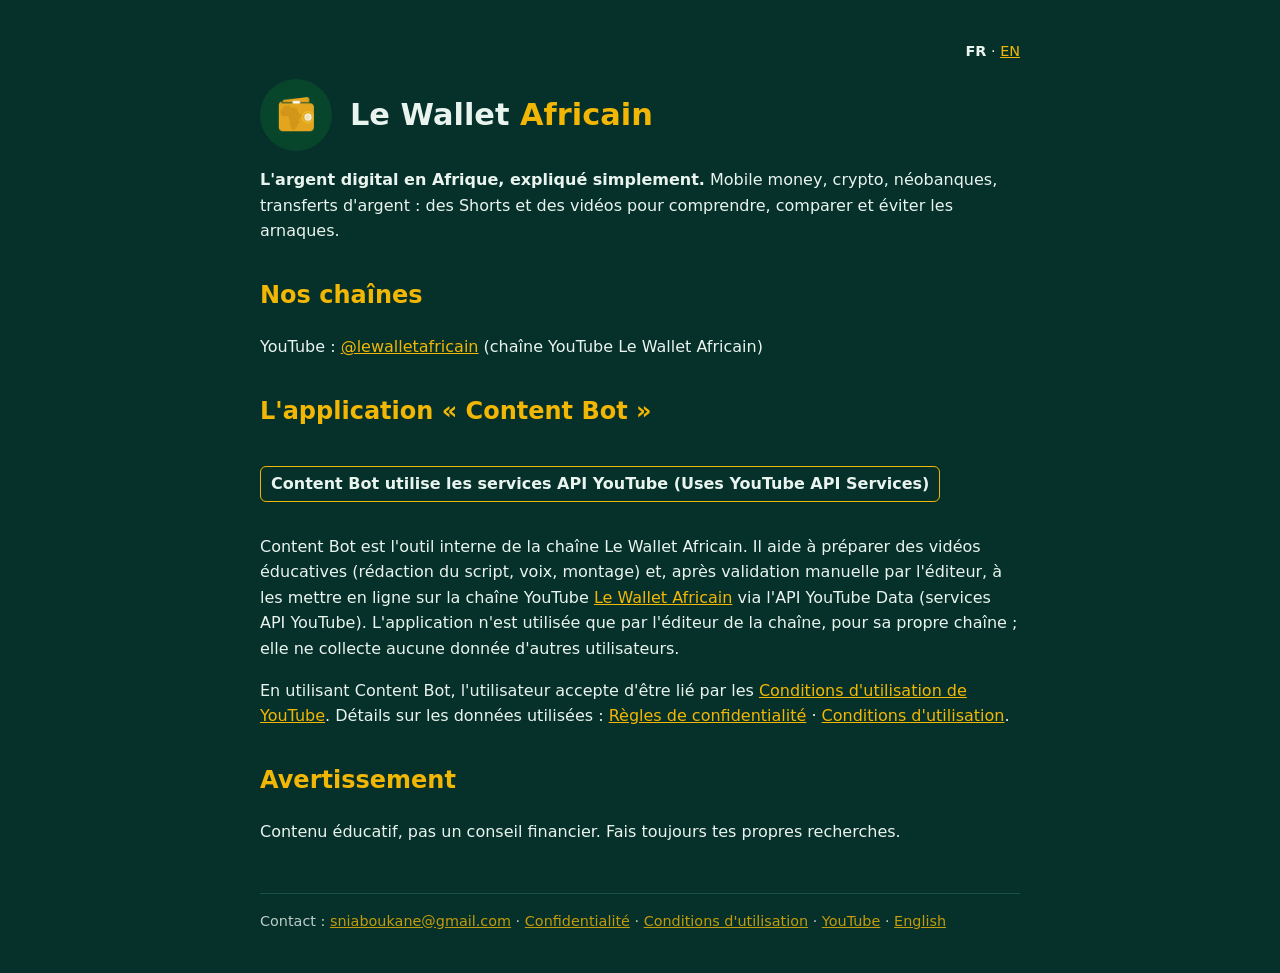
<file: index.html>
<!doctype html><html lang="fr"><head><meta charset="utf-8"><meta name="viewport" content="width=device-width,initial-scale=1">
<title>Le Wallet Africain – L'argent digital en Afrique, expliqué simplement</title>
<meta name="description" content="Le Wallet Africain : chaîne éducative sur le mobile money, la crypto et la fintech en Afrique.">
<link rel="alternate" hreflang="en" href="index-en.html">
<link rel="stylesheet" href="style.css"><link rel="icon" href="logo.png"></head><body><div class="wrap">
<p class="lang"><strong>FR</strong> · <a href="index-en.html" lang="en">EN</a></p>
<header><img src="logo.png" alt="Logo Le Wallet Africain"><h1>Le Wallet <span>Africain</span></h1></header>
<p><strong>L'argent digital en Afrique, expliqué simplement.</strong> Mobile money, crypto, néobanques, transferts d'argent : des Shorts et des vidéos pour comprendre, comparer et éviter les arnaques.</p>
<h2>Nos chaînes</h2>
<p>YouTube : <a href="https://www.youtube.com/@lewalletafricain">@lewalletafricain</a> (chaîne YouTube Le Wallet Africain)</p>
<h2>L'application « Content Bot »</h2>
<p class="badge">Content Bot utilise les services API YouTube (Uses YouTube API Services)</p>
<p>Content Bot est l'outil interne de la chaîne Le Wallet Africain. Il aide à préparer des vidéos éducatives (rédaction du script, voix, montage) et, après validation manuelle par l'éditeur, à les mettre en ligne sur la chaîne YouTube <a href="https://www.youtube.com/@lewalletafricain">Le Wallet Africain</a> via l'API YouTube Data (services API YouTube). L'application n'est utilisée que par l'éditeur de la chaîne, pour sa propre chaîne ; elle ne collecte aucune donnée d'autres utilisateurs.</p>
<p>En utilisant Content Bot, l'utilisateur accepte d'être lié par les <a href="https://www.youtube.com/t/terms">Conditions d'utilisation de YouTube</a>. Détails sur les données utilisées : <a href="privacy.html">Règles de confidentialité</a> · <a href="terms.html">Conditions d'utilisation</a>.</p>
<h2>Avertissement</h2>
<p>Contenu éducatif, pas un conseil financier. Fais toujours tes propres recherches.</p>
<footer>Contact : <a href="mailto:sniaboukane@gmail.com">sniaboukane@gmail.com</a> · <a href="privacy.html">Confidentialité</a> · <a href="terms.html">Conditions d'utilisation</a> · <a href="https://www.youtube.com/@lewalletafricain">YouTube</a> · <a href="index-en.html" lang="en">English</a></footer>
</div></body></html>
</file>
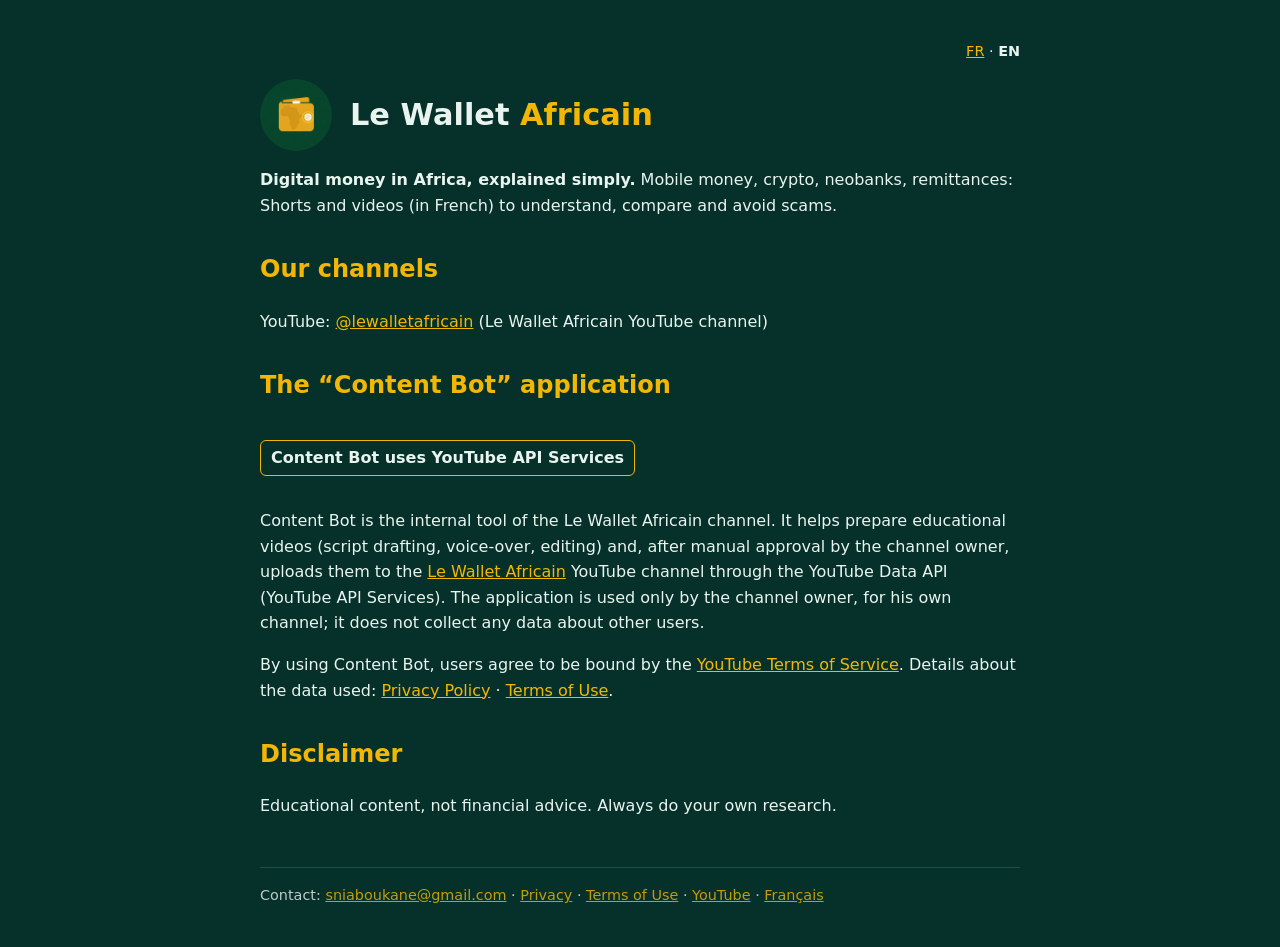
<file: index-en.html>
<!doctype html><html lang="en"><head><meta charset="utf-8"><meta name="viewport" content="width=device-width,initial-scale=1">
<title>Le Wallet Africain – Digital money in Africa, explained simply</title>
<meta name="description" content="Le Wallet Africain: educational channel about mobile money, crypto and fintech in Africa.">
<link rel="alternate" hreflang="fr" href="index.html">
<link rel="stylesheet" href="style.css"><link rel="icon" href="logo.png"></head><body><div class="wrap">
<p class="lang"><a href="index.html" lang="fr">FR</a> · <strong>EN</strong></p>
<header><img src="logo.png" alt="Le Wallet Africain logo"><h1>Le Wallet <span>Africain</span></h1></header>
<p><strong>Digital money in Africa, explained simply.</strong> Mobile money, crypto, neobanks, remittances: Shorts and videos (in French) to understand, compare and avoid scams.</p>
<h2>Our channels</h2>
<p>YouTube: <a href="https://www.youtube.com/@lewalletafricain">@lewalletafricain</a> (Le Wallet Africain YouTube channel)</p>
<h2>The “Content Bot” application</h2>
<p class="badge">Content Bot uses YouTube API Services</p>
<p>Content Bot is the internal tool of the Le Wallet Africain channel. It helps prepare educational videos (script drafting, voice-over, editing) and, after manual approval by the channel owner, uploads them to the <a href="https://www.youtube.com/@lewalletafricain">Le Wallet Africain</a> YouTube channel through the YouTube Data API (YouTube API Services). The application is used only by the channel owner, for his own channel; it does not collect any data about other users.</p>
<p>By using Content Bot, users agree to be bound by the <a href="https://www.youtube.com/t/terms">YouTube Terms of Service</a>. Details about the data used: <a href="privacy-en.html">Privacy Policy</a> · <a href="terms-en.html">Terms of Use</a>.</p>
<h2>Disclaimer</h2>
<p>Educational content, not financial advice. Always do your own research.</p>
<footer>Contact: <a href="mailto:sniaboukane@gmail.com">sniaboukane@gmail.com</a> · <a href="privacy-en.html">Privacy</a> · <a href="terms-en.html">Terms of Use</a> · <a href="https://www.youtube.com/@lewalletafricain">YouTube</a> · <a href="index.html" lang="fr">Français</a></footer>
</div></body></html>
</file>
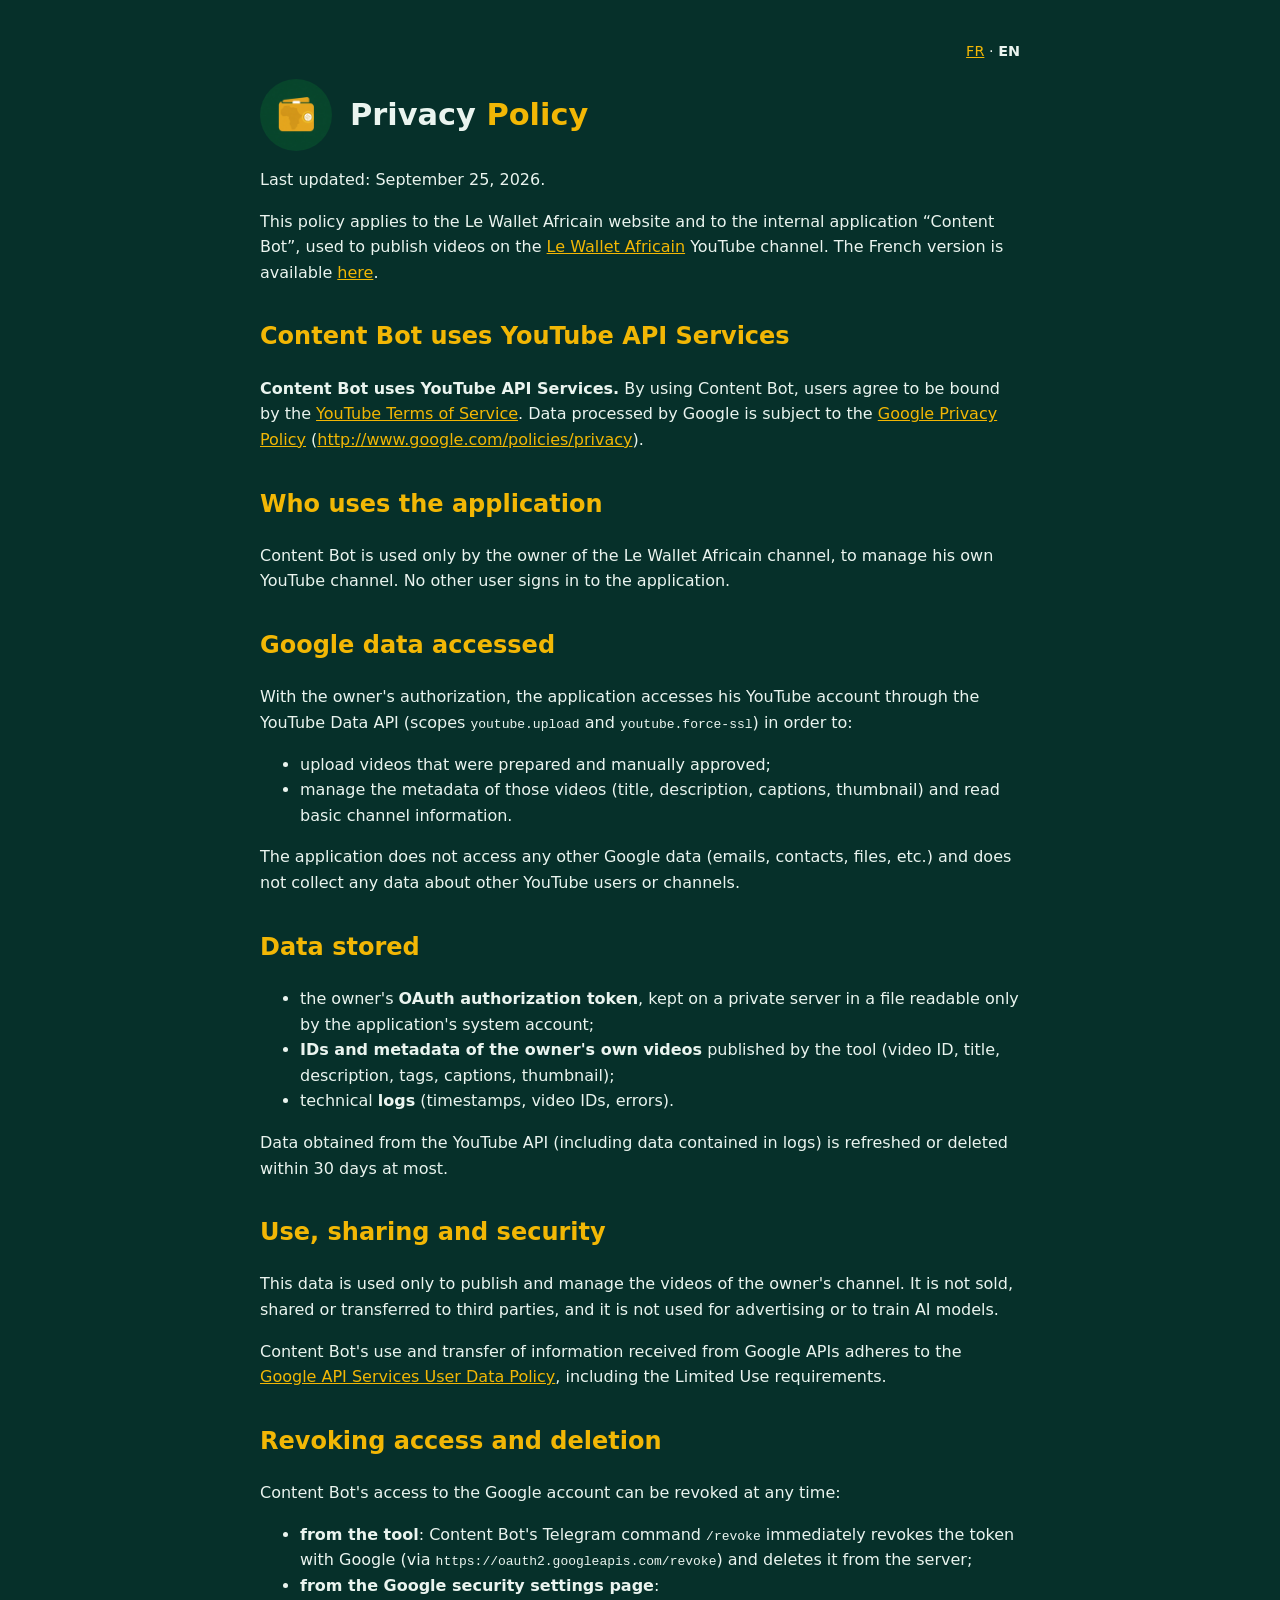
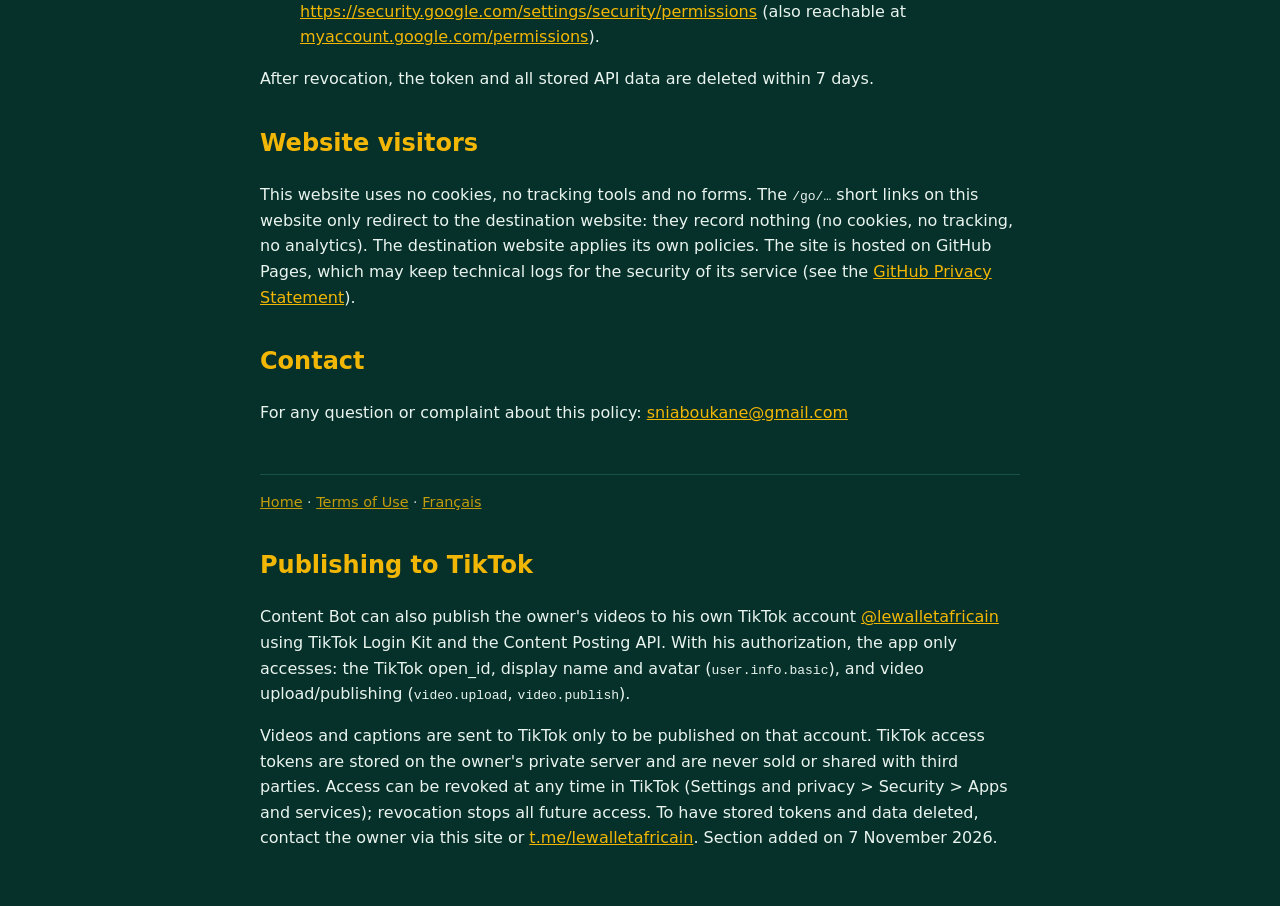
<file: privacy-en.html>
<!doctype html><html lang="en"><head><meta charset="utf-8"><meta name="viewport" content="width=device-width,initial-scale=1">
<title>Privacy Policy – Le Wallet Africain / Content Bot</title><link rel="alternate" hreflang="fr" href="privacy.html"><link rel="stylesheet" href="style.css"><link rel="icon" href="logo.png"></head><body><div class="wrap">
<p class="lang"><a href="privacy.html" lang="fr">FR</a> · <strong>EN</strong></p>
<header><img src="logo.png" alt="Le Wallet Africain logo"><h1>Privacy <span>Policy</span></h1></header>
<p>Last updated: September 25, 2026.</p>
<p>This policy applies to the Le Wallet Africain website and to the internal application “Content Bot”, used to publish videos on the <a href="https://www.youtube.com/@lewalletafricain">Le Wallet Africain</a> YouTube channel. The French version is available <a href="privacy.html">here</a>.</p>
<h2>Content Bot uses YouTube API Services</h2>
<p><strong>Content Bot uses YouTube API Services.</strong> By using Content Bot, users agree to be bound by the <a href="https://www.youtube.com/t/terms">YouTube Terms of Service</a>. Data processed by Google is subject to the <a href="http://www.google.com/policies/privacy">Google Privacy Policy</a> (<a href="http://www.google.com/policies/privacy">http://www.google.com/policies/privacy</a>).</p>
<h2>Who uses the application</h2>
<p>Content Bot is used only by the owner of the Le Wallet Africain channel, to manage his own YouTube channel. No other user signs in to the application.</p>
<h2>Google data accessed</h2>
<p>With the owner's authorization, the application accesses his YouTube account through the YouTube Data API (scopes <code>youtube.upload</code> and <code>youtube.force-ssl</code>) in order to:</p>
<ul><li>upload videos that were prepared and manually approved;</li><li>manage the metadata of those videos (title, description, captions, thumbnail) and read basic channel information.</li></ul>
<p>The application does not access any other Google data (emails, contacts, files, etc.) and does not collect any data about other YouTube users or channels.</p>
<h2>Data stored</h2>
<ul>
<li>the owner's <strong>OAuth authorization token</strong>, kept on a private server in a file readable only by the application's system account;</li>
<li><strong>IDs and metadata of the owner's own videos</strong> published by the tool (video ID, title, description, tags, captions, thumbnail);</li>
<li>technical <strong>logs</strong> (timestamps, video IDs, errors).</li>
</ul>
<p>Data obtained from the YouTube API (including data contained in logs) is refreshed or deleted within 30 days at most.</p>
<h2>Use, sharing and security</h2>
<p>This data is used only to publish and manage the videos of the owner's channel. It is not sold, shared or transferred to third parties, and it is not used for advertising or to train AI models.</p>
<p>Content Bot's use and transfer of information received from Google APIs adheres to the <a href="https://developers.google.com/terms/api-services-user-data-policy">Google API Services User Data Policy</a>, including the Limited Use requirements.</p>
<h2>Revoking access and deletion</h2>
<p>Content Bot's access to the Google account can be revoked at any time:</p>
<ul>
<li><strong>from the tool</strong>: Content Bot's Telegram command <code>/revoke</code> immediately revokes the token with Google (via <code>https://oauth2.googleapis.com/revoke</code>) and deletes it from the server;</li>
<li><strong>from the Google security settings page</strong>: <a href="https://security.google.com/settings/security/permissions">https://security.google.com/settings/security/permissions</a> (also reachable at <a href="https://myaccount.google.com/permissions">myaccount.google.com/permissions</a>).</li>
</ul>
<p>After revocation, the token and all stored API data are deleted within 7 days.</p>
<h2>Website visitors</h2>
<p>This website uses no cookies, no tracking tools and no forms. The <code>/go/…</code> short links on this website only redirect to the destination website: they record nothing (no cookies, no tracking, no analytics). The destination website applies its own policies. The site is hosted on GitHub Pages, which may keep technical logs for the security of its service (see the <a href="https://docs.github.com/en/site-policy/privacy-policies/github-general-privacy-statement">GitHub Privacy Statement</a>).</p>
<h2>Contact</h2>
<p>For any question or complaint about this policy: <a href="mailto:sniaboukane@gmail.com">sniaboukane@gmail.com</a></p>
<footer><a href="index-en.html">Home</a> · <a href="terms-en.html">Terms of Use</a> · <a href="privacy.html" lang="fr">Français</a></footer>
<h2>Publishing to TikTok</h2>
<p>Content Bot can also publish the owner's videos to his own TikTok account <a href="https://www.tiktok.com/@lewalletafricain">@lewalletafricain</a> using TikTok Login Kit and the Content Posting API. With his authorization, the app only accesses: the TikTok open_id, display name and avatar (<code>user.info.basic</code>), and video upload/publishing (<code>video.upload</code>, <code>video.publish</code>).</p>
<p>Videos and captions are sent to TikTok only to be published on that account. TikTok access tokens are stored on the owner's private server and are never sold or shared with third parties. Access can be revoked at any time in TikTok (Settings and privacy &gt; Security &gt; Apps and services); revocation stops all future access. To have stored tokens and data deleted, contact the owner via this site or <a href="https://t.me/lewalletafricain">t.me/lewalletafricain</a>. Section added on 7 November 2026.</p>
</div></body></html>
</file>
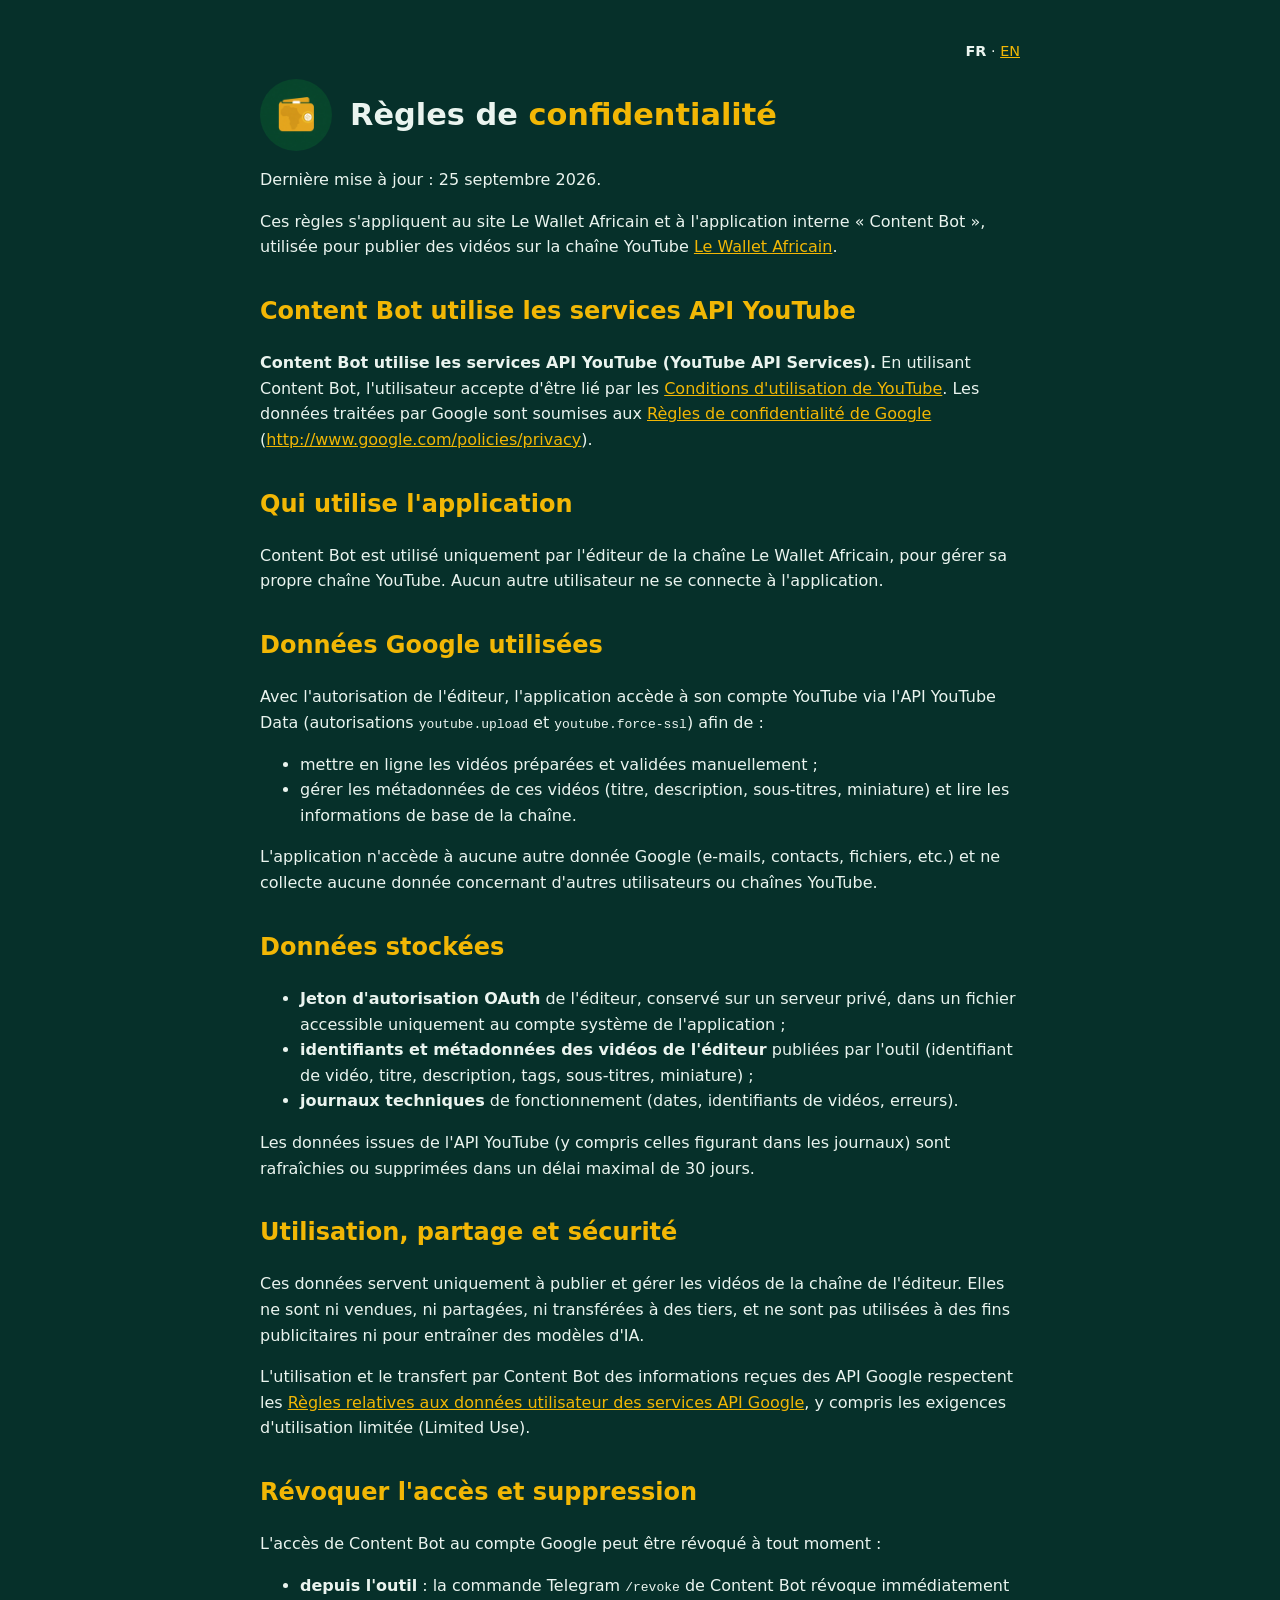
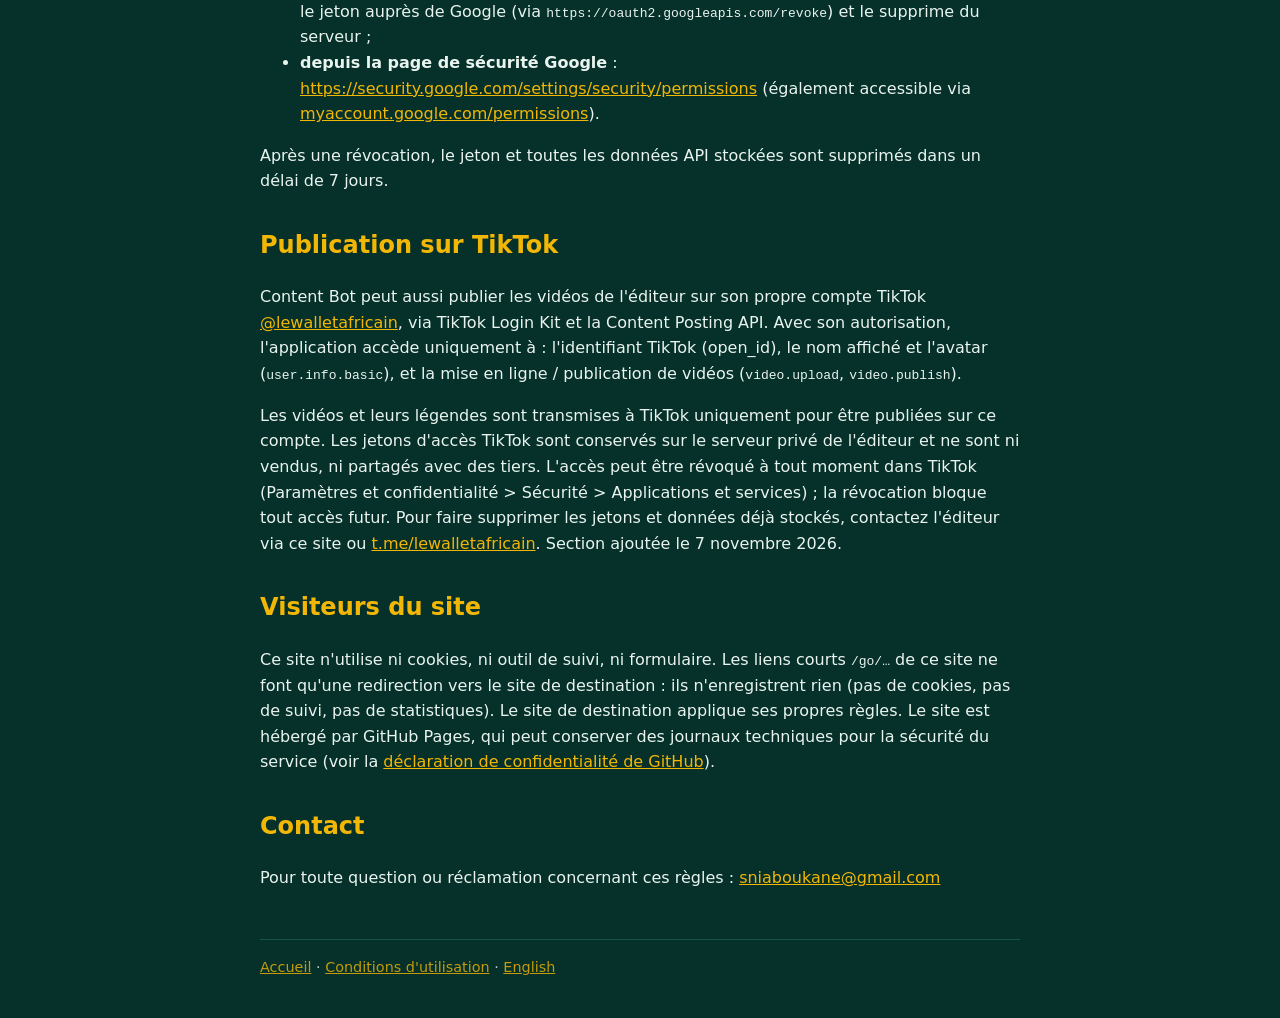
<file: privacy.html>
<!doctype html><html lang="fr"><head><meta charset="utf-8"><meta name="viewport" content="width=device-width,initial-scale=1">
<title>Règles de confidentialité – Le Wallet Africain / Content Bot</title><link rel="alternate" hreflang="en" href="privacy-en.html"><link rel="stylesheet" href="style.css"><link rel="icon" href="logo.png"></head><body><div class="wrap">
<p class="lang"><strong>FR</strong> · <a href="privacy-en.html" lang="en">EN</a></p>
<header><img src="logo.png" alt="Logo Le Wallet Africain"><h1>Règles de <span>confidentialité</span></h1></header>
<p>Dernière mise à jour : 25 septembre 2026.</p>
<p>Ces règles s'appliquent au site Le Wallet Africain et à l'application interne « Content Bot », utilisée pour publier des vidéos sur la chaîne YouTube <a href="https://www.youtube.com/@lewalletafricain">Le Wallet Africain</a>.</p>
<h2>Content Bot utilise les services API YouTube</h2>
<p><strong>Content Bot utilise les services API YouTube (YouTube API Services).</strong> En utilisant Content Bot, l'utilisateur accepte d'être lié par les <a href="https://www.youtube.com/t/terms">Conditions d'utilisation de YouTube</a>. Les données traitées par Google sont soumises aux <a href="http://www.google.com/policies/privacy">Règles de confidentialité de Google</a> (<a href="http://www.google.com/policies/privacy">http://www.google.com/policies/privacy</a>).</p>
<h2>Qui utilise l'application</h2>
<p>Content Bot est utilisé uniquement par l'éditeur de la chaîne Le Wallet Africain, pour gérer sa propre chaîne YouTube. Aucun autre utilisateur ne se connecte à l'application.</p>
<h2>Données Google utilisées</h2>
<p>Avec l'autorisation de l'éditeur, l'application accède à son compte YouTube via l'API YouTube Data (autorisations <code>youtube.upload</code> et <code>youtube.force-ssl</code>) afin de :</p>
<ul><li>mettre en ligne les vidéos préparées et validées manuellement ;</li><li>gérer les métadonnées de ces vidéos (titre, description, sous-titres, miniature) et lire les informations de base de la chaîne.</li></ul>
<p>L'application n'accède à aucune autre donnée Google (e-mails, contacts, fichiers, etc.) et ne collecte aucune donnée concernant d'autres utilisateurs ou chaînes YouTube.</p>
<h2>Données stockées</h2>
<ul>
<li><strong>Jeton d'autorisation OAuth</strong> de l'éditeur, conservé sur un serveur privé, dans un fichier accessible uniquement au compte système de l'application ;</li>
<li><strong>identifiants et métadonnées des vidéos de l'éditeur</strong> publiées par l'outil (identifiant de vidéo, titre, description, tags, sous-titres, miniature) ;</li>
<li><strong>journaux techniques</strong> de fonctionnement (dates, identifiants de vidéos, erreurs).</li>
</ul>
<p>Les données issues de l'API YouTube (y compris celles figurant dans les journaux) sont rafraîchies ou supprimées dans un délai maximal de 30 jours.</p>
<h2>Utilisation, partage et sécurité</h2>
<p>Ces données servent uniquement à publier et gérer les vidéos de la chaîne de l'éditeur. Elles ne sont ni vendues, ni partagées, ni transférées à des tiers, et ne sont pas utilisées à des fins publicitaires ni pour entraîner des modèles d'IA.</p>
<p>L'utilisation et le transfert par Content Bot des informations reçues des API Google respectent les <a href="https://developers.google.com/terms/api-services-user-data-policy">Règles relatives aux données utilisateur des services API Google</a>, y compris les exigences d'utilisation limitée (Limited Use).</p>
<h2>Révoquer l'accès et suppression</h2>
<p>L'accès de Content Bot au compte Google peut être révoqué à tout moment :</p>
<ul>
<li><strong>depuis l'outil</strong> : la commande Telegram <code>/revoke</code> de Content Bot révoque immédiatement le jeton auprès de Google (via <code>https://oauth2.googleapis.com/revoke</code>) et le supprime du serveur ;</li>
<li><strong>depuis la page de sécurité Google</strong> : <a href="https://security.google.com/settings/security/permissions">https://security.google.com/settings/security/permissions</a> (également accessible via <a href="https://myaccount.google.com/permissions">myaccount.google.com/permissions</a>).</li>
</ul>
<p>Après une révocation, le jeton et toutes les données API stockées sont supprimés dans un délai de 7 jours.</p>
<h2>Publication sur TikTok</h2>
<p>Content Bot peut aussi publier les vidéos de l'éditeur sur son propre compte TikTok <a href="https://www.tiktok.com/@lewalletafricain">@lewalletafricain</a>, via TikTok Login Kit et la Content Posting API. Avec son autorisation, l'application accède uniquement à : l'identifiant TikTok (open_id), le nom affiché et l'avatar (<code>user.info.basic</code>), et la mise en ligne / publication de vidéos (<code>video.upload</code>, <code>video.publish</code>).</p>
<p>Les vidéos et leurs légendes sont transmises à TikTok uniquement pour être publiées sur ce compte. Les jetons d'accès TikTok sont conservés sur le serveur privé de l'éditeur et ne sont ni vendus, ni partagés avec des tiers. L'accès peut être révoqué à tout moment dans TikTok (Paramètres et confidentialité &gt; Sécurité &gt; Applications et services) ; la révocation bloque tout accès futur. Pour faire supprimer les jetons et données déjà stockés, contactez l'éditeur via ce site ou <a href="https://t.me/lewalletafricain">t.me/lewalletafricain</a>. Section ajoutée le 7 novembre 2026.</p>
<h2>Visiteurs du site</h2>
<p>Ce site n'utilise ni cookies, ni outil de suivi, ni formulaire. Les liens courts <code>/go/…</code> de ce site ne font qu'une redirection vers le site de destination : ils n'enregistrent rien (pas de cookies, pas de suivi, pas de statistiques). Le site de destination applique ses propres règles. Le site est hébergé par GitHub Pages, qui peut conserver des journaux techniques pour la sécurité du service (voir la <a href="https://docs.github.com/fr/site-policy/privacy-policies/github-general-privacy-statement">déclaration de confidentialité de GitHub</a>).</p>
<h2>Contact</h2>
<p>Pour toute question ou réclamation concernant ces règles : <a href="mailto:sniaboukane@gmail.com">sniaboukane@gmail.com</a></p>
<footer><a href="index.html">Accueil</a> · <a href="terms.html">Conditions d'utilisation</a> · <a href="privacy-en.html" lang="en">English</a></footer>
</div></body></html>
</file>
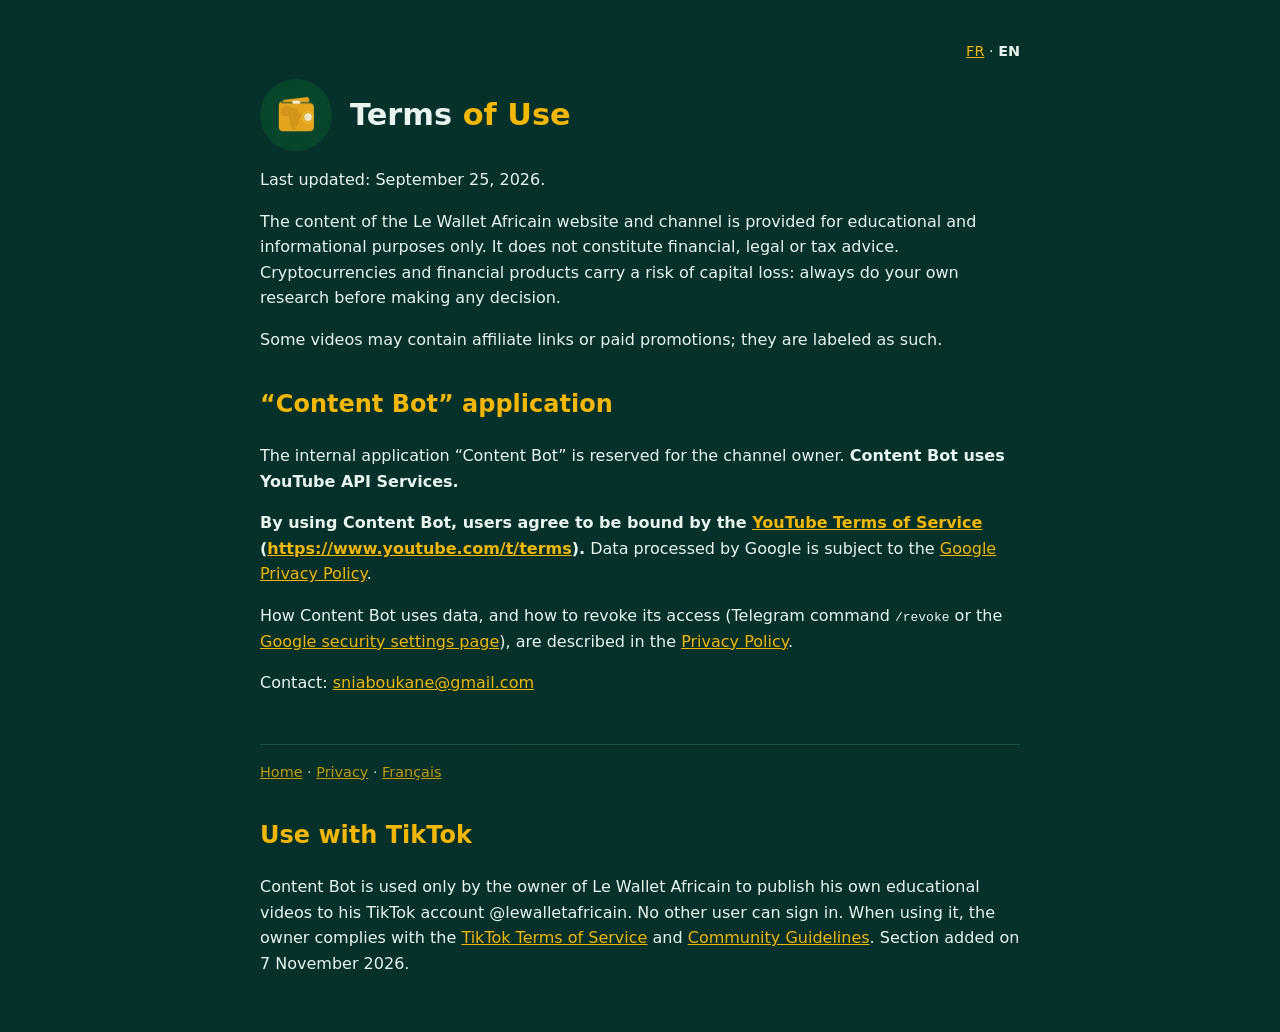
<file: terms-en.html>
<!doctype html><html lang="en"><head><meta charset="utf-8"><meta name="viewport" content="width=device-width,initial-scale=1">
<title>Terms of Use – Le Wallet Africain</title><link rel="alternate" hreflang="fr" href="terms.html"><link rel="stylesheet" href="style.css"><link rel="icon" href="logo.png"></head><body><div class="wrap">
<p class="lang"><a href="terms.html" lang="fr">FR</a> · <strong>EN</strong></p>
<header><img src="logo.png" alt="Le Wallet Africain logo"><h1>Terms <span>of Use</span></h1></header>
<p>Last updated: September 25, 2026.</p>
<p>The content of the Le Wallet Africain website and channel is provided for educational and informational purposes only. It does not constitute financial, legal or tax advice. Cryptocurrencies and financial products carry a risk of capital loss: always do your own research before making any decision.</p>
<p>Some videos may contain affiliate links or paid promotions; they are labeled as such.</p>
<h2>“Content Bot” application</h2>
<p>The internal application “Content Bot” is reserved for the channel owner. <strong>Content Bot uses YouTube API Services.</strong></p>
<p><strong>By using Content Bot, users agree to be bound by the <a href="https://www.youtube.com/t/terms">YouTube Terms of Service</a> (<a href="https://www.youtube.com/t/terms">https://www.youtube.com/t/terms</a>).</strong> Data processed by Google is subject to the <a href="http://www.google.com/policies/privacy">Google Privacy Policy</a>.</p>
<p>How Content Bot uses data, and how to revoke its access (Telegram command <code>/revoke</code> or the <a href="https://security.google.com/settings/security/permissions">Google security settings page</a>), are described in the <a href="privacy-en.html">Privacy Policy</a>.</p>
<p>Contact: <a href="mailto:sniaboukane@gmail.com">sniaboukane@gmail.com</a></p>
<footer><a href="index-en.html">Home</a> · <a href="privacy-en.html">Privacy</a> · <a href="terms.html" lang="fr">Français</a></footer>
<h2>Use with TikTok</h2>
<p>Content Bot is used only by the owner of Le Wallet Africain to publish his own educational videos to his TikTok account @lewalletafricain. No other user can sign in. When using it, the owner complies with the <a href="https://www.tiktok.com/legal/terms-of-service">TikTok Terms of Service</a> and <a href="https://www.tiktok.com/community-guidelines">Community Guidelines</a>. Section added on 7 November 2026.</p>
</div></body></html>
</file>
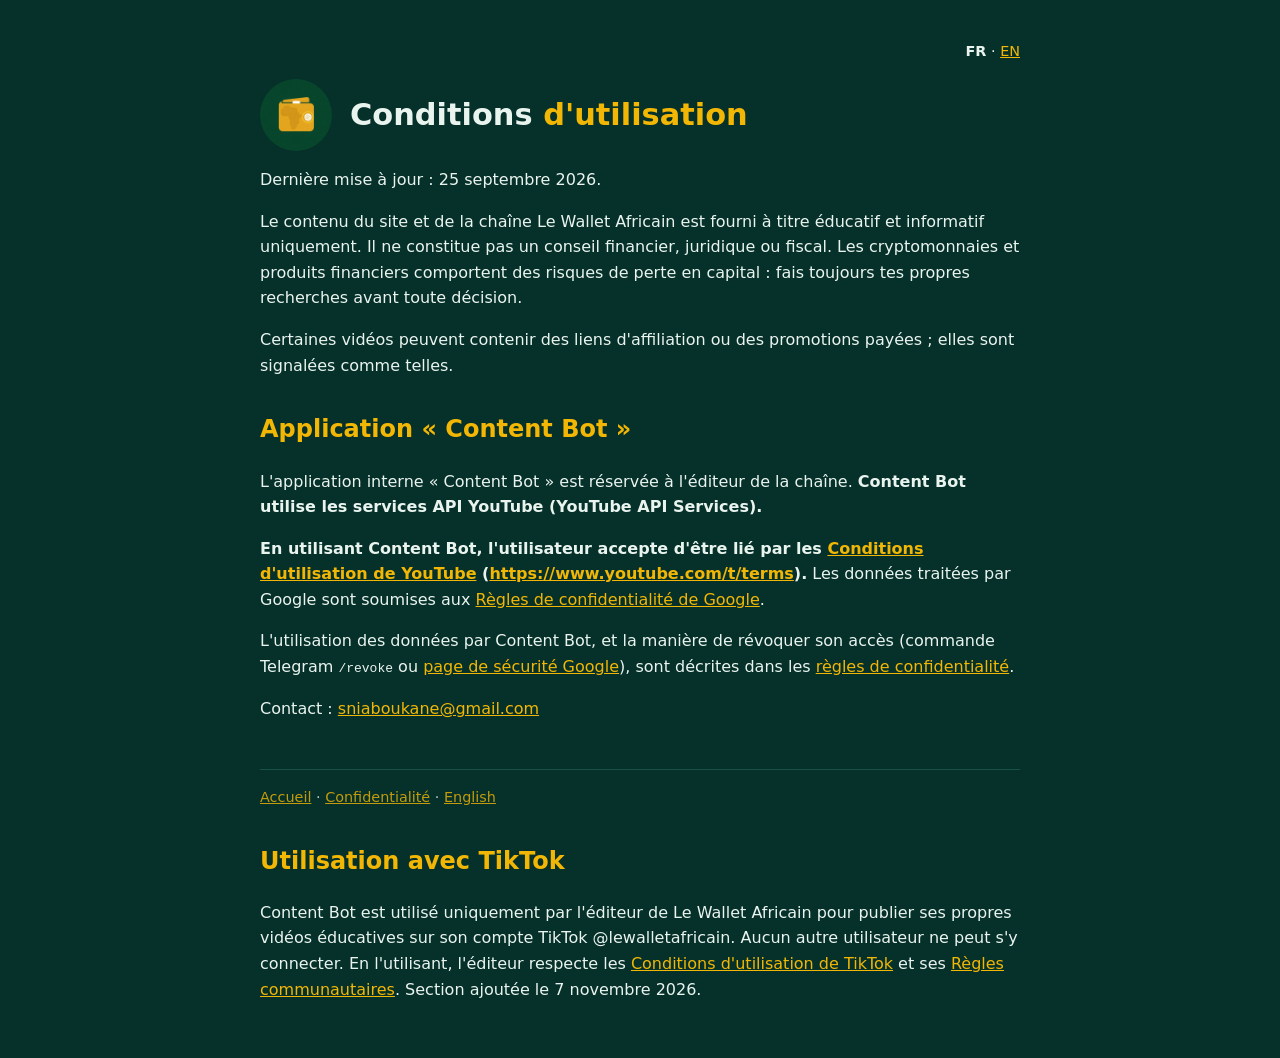
<file: terms.html>
<!doctype html><html lang="fr"><head><meta charset="utf-8"><meta name="viewport" content="width=device-width,initial-scale=1">
<title>Conditions d'utilisation – Le Wallet Africain</title><link rel="alternate" hreflang="en" href="terms-en.html"><link rel="stylesheet" href="style.css"><link rel="icon" href="logo.png"></head><body><div class="wrap">
<p class="lang"><strong>FR</strong> · <a href="terms-en.html" lang="en">EN</a></p>
<header><img src="logo.png" alt="Logo Le Wallet Africain"><h1>Conditions <span>d'utilisation</span></h1></header>
<p>Dernière mise à jour : 25 septembre 2026.</p>
<p>Le contenu du site et de la chaîne Le Wallet Africain est fourni à titre éducatif et informatif uniquement. Il ne constitue pas un conseil financier, juridique ou fiscal. Les cryptomonnaies et produits financiers comportent des risques de perte en capital : fais toujours tes propres recherches avant toute décision.</p>
<p>Certaines vidéos peuvent contenir des liens d'affiliation ou des promotions payées ; elles sont signalées comme telles.</p>
<h2>Application « Content Bot »</h2>
<p>L'application interne « Content Bot » est réservée à l'éditeur de la chaîne. <strong>Content Bot utilise les services API YouTube (YouTube API Services).</strong></p>
<p><strong>En utilisant Content Bot, l'utilisateur accepte d'être lié par les <a href="https://www.youtube.com/t/terms">Conditions d'utilisation de YouTube</a> (<a href="https://www.youtube.com/t/terms">https://www.youtube.com/t/terms</a>).</strong> Les données traitées par Google sont soumises aux <a href="http://www.google.com/policies/privacy">Règles de confidentialité de Google</a>.</p>
<p>L'utilisation des données par Content Bot, et la manière de révoquer son accès (commande Telegram <code>/revoke</code> ou <a href="https://security.google.com/settings/security/permissions">page de sécurité Google</a>), sont décrites dans les <a href="privacy.html">règles de confidentialité</a>.</p>
<p>Contact : <a href="mailto:sniaboukane@gmail.com">sniaboukane@gmail.com</a></p>
<footer><a href="index.html">Accueil</a> · <a href="privacy.html">Confidentialité</a> · <a href="terms-en.html" lang="en">English</a></footer>
<h2>Utilisation avec TikTok</h2>
<p>Content Bot est utilisé uniquement par l'éditeur de Le Wallet Africain pour publier ses propres vidéos éducatives sur son compte TikTok @lewalletafricain. Aucun autre utilisateur ne peut s'y connecter. En l'utilisant, l'éditeur respecte les <a href="https://www.tiktok.com/legal/terms-of-service">Conditions d'utilisation de TikTok</a> et ses <a href="https://www.tiktok.com/community-guidelines">Règles communautaires</a>. Section ajoutée le 7 novembre 2026.</p>
</div></body></html>
</file>
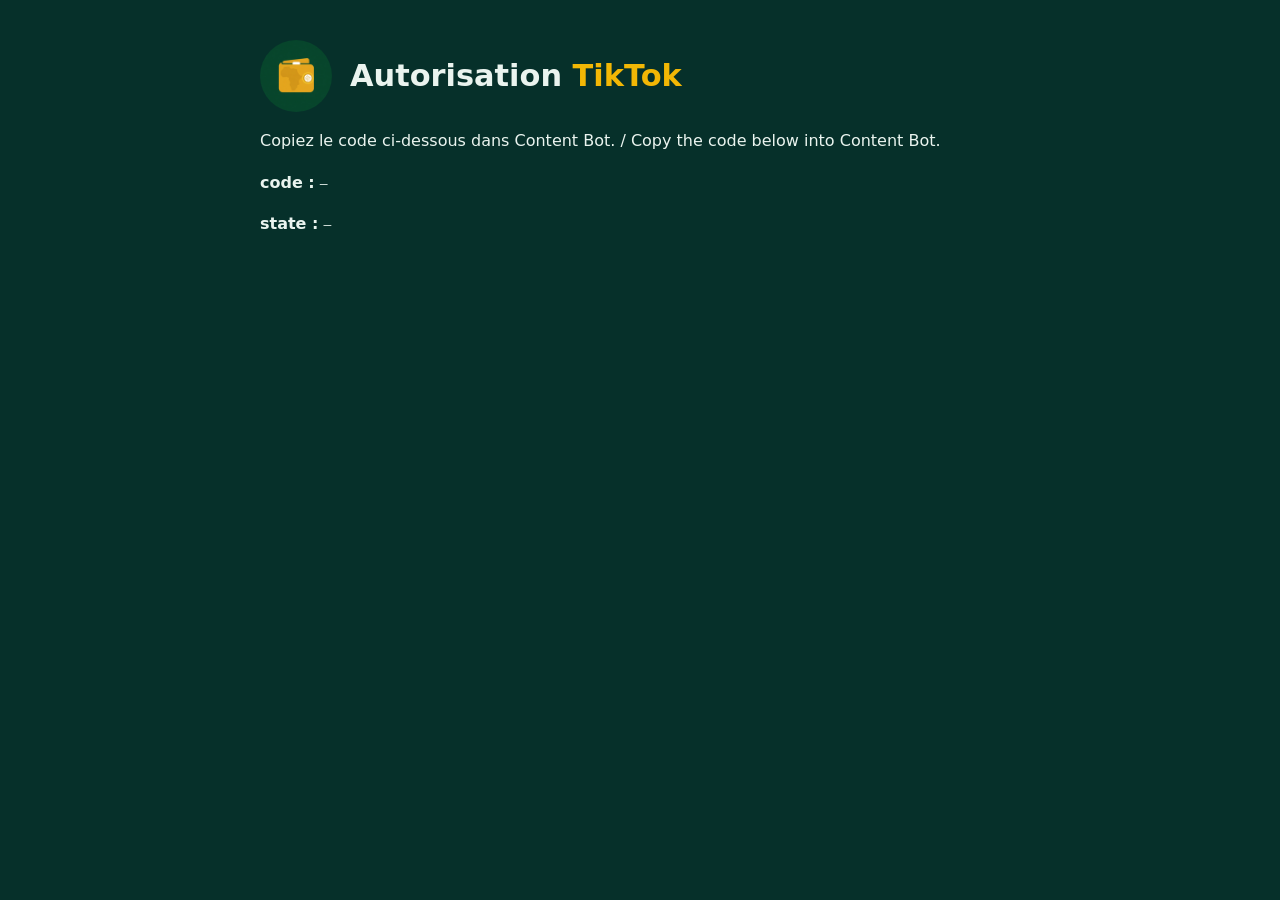
<file: tiktok-callback.html>
<!doctype html><html lang="fr"><head><meta charset="utf-8"><meta name="viewport" content="width=device-width,initial-scale=1"><meta name="robots" content="noindex">
<title>TikTok – autorisation / authorization</title><link rel="stylesheet" href="style.css"><link rel="icon" href="logo.png"></head><body><div class="wrap">
<header><img src="logo.png" alt="Logo Le Wallet Africain"><h1>Autorisation <span>TikTok</span></h1></header>
<p>Copiez le code ci-dessous dans Content Bot. / Copy the code below into Content Bot.</p>
<p><strong>code :</strong> <code id="code">—</code></p>
<p><strong>state :</strong> <code id="state">—</code></p>
<p id="err"></p>
<script>
const p=new URLSearchParams(location.search);
document.getElementById('code').textContent=p.get('code')||'—';
document.getElementById('state').textContent=p.get('state')||'—';
if(p.get('error'))document.getElementById('err').textContent='Erreur / Error : '+p.get('error')+' '+(p.get('error_description')||'');
</script>
</div></body></html>
</file>
<file: style.css>
body{margin:0;font-family:system-ui,-apple-system,Segoe UI,Roboto,sans-serif;background:#06302A;color:#EAF4EF;line-height:1.6}
.wrap{max-width:760px;margin:0 auto;padding:40px 22px}
header{display:flex;align-items:center;gap:18px}
header img{width:72px;height:72px;border-radius:50%}
h1{margin:0;font-size:1.9rem} h1 span{color:#F2B705}
h2{color:#F2B705;margin-top:2rem}
a{color:#F2B705}
footer{margin-top:3rem;font-size:.9rem;opacity:.8;border-top:1px solid #1d5a4d;padding-top:1rem}
.lang{text-align:right;font-size:.9rem;margin:0 0 1rem}
.badge{display:inline-block;border:1px solid #F2B705;border-radius:6px;padding:4px 10px;font-weight:600}
</file>
